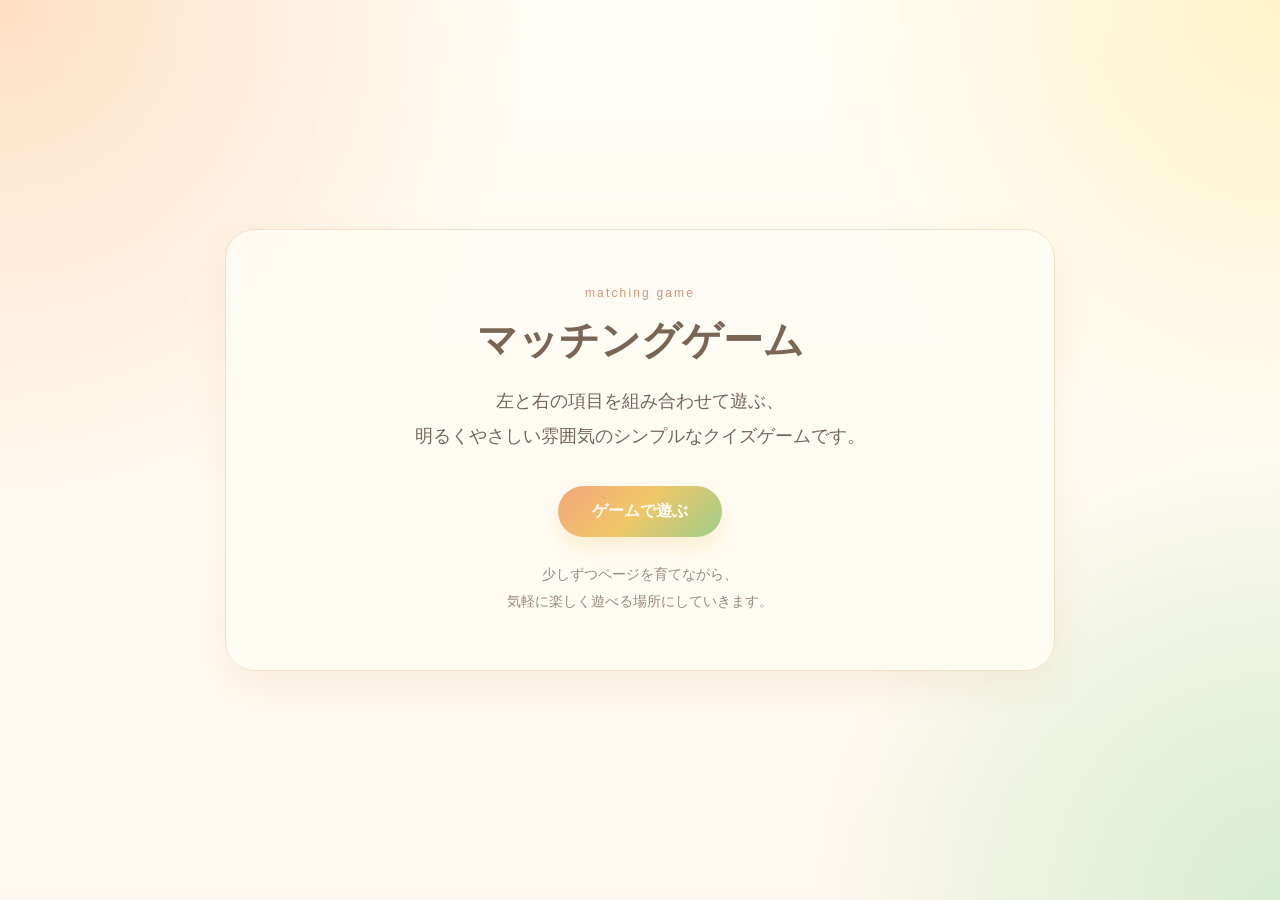
<file: index.html>
<!DOCTYPE html>
<html lang="ja">
<head>
  <meta charset="UTF-8">
  <meta name="viewport" content="width=device-width, initial-scale=1.0">
  <title>matching game</title>
  <link rel="stylesheet" href="style.css">
</head>
<body>
  <div class="page-bg">
    <main class="card">
      <p class="eyebrow">matching game</p>
      <h1>マッチングゲーム</h1>
      <p class="lead">
        左と右の項目を組み合わせて遊ぶ、<br>
        明るくやさしい雰囲気のシンプルなクイズゲームです。
      </p>

      <div class="button-wrap">
        <a href="#" class="button main-button">ゲームで遊ぶ</a>
      </div>

      <p class="subtext">
        少しずつページを育てながら、<br>
        気軽に楽しく遊べる場所にしていきます。
      </p>
    </main>
  </div>
</body>
</html>
</file>
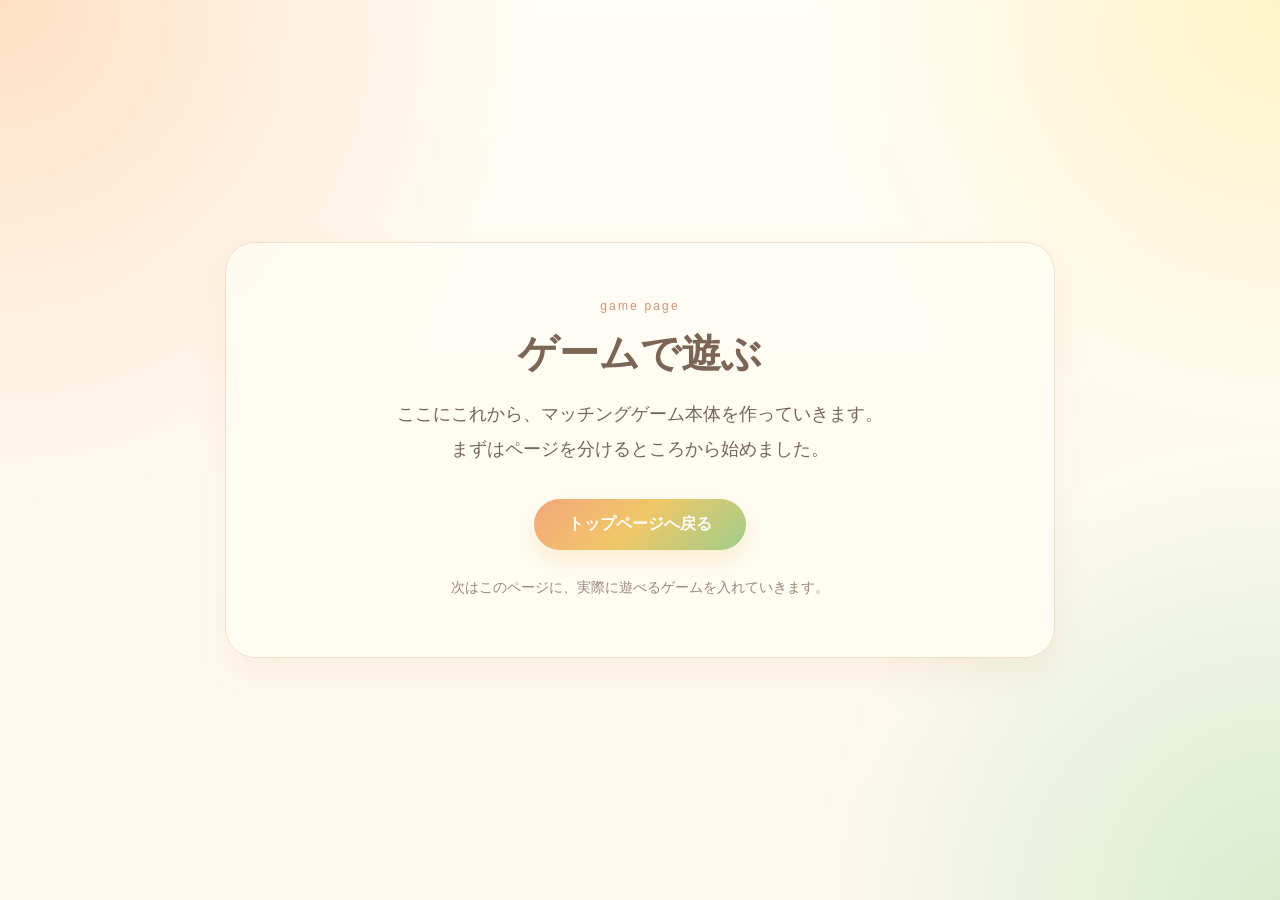
<file: game.html>
<!DOCTYPE html>
<html lang="ja">
<head>
  <meta charset="UTF-8">
  <meta name="viewport" content="width=device-width, initial-scale=1.0">
  <title>ゲームで遊ぶ</title>
  <link rel="stylesheet" href="style.css">
</head>
<body>
  <div class="page-bg">
    <main class="card">
      <p class="eyebrow">game page</p>
      <h1>ゲームで遊ぶ</h1>
      <p class="lead">
        ここにこれから、マッチングゲーム本体を作っていきます。<br>
        まずはページを分けるところから始めました。
      </p>

      <div class="button-wrap">
        <a href="index.html" class="button main-button">トップページへ戻る</a>
      </div>

      <p class="subtext">
        次はこのページに、実際に遊べるゲームを入れていきます。
      </p>
    </main>
  </div>
</body>
</html>
</file>
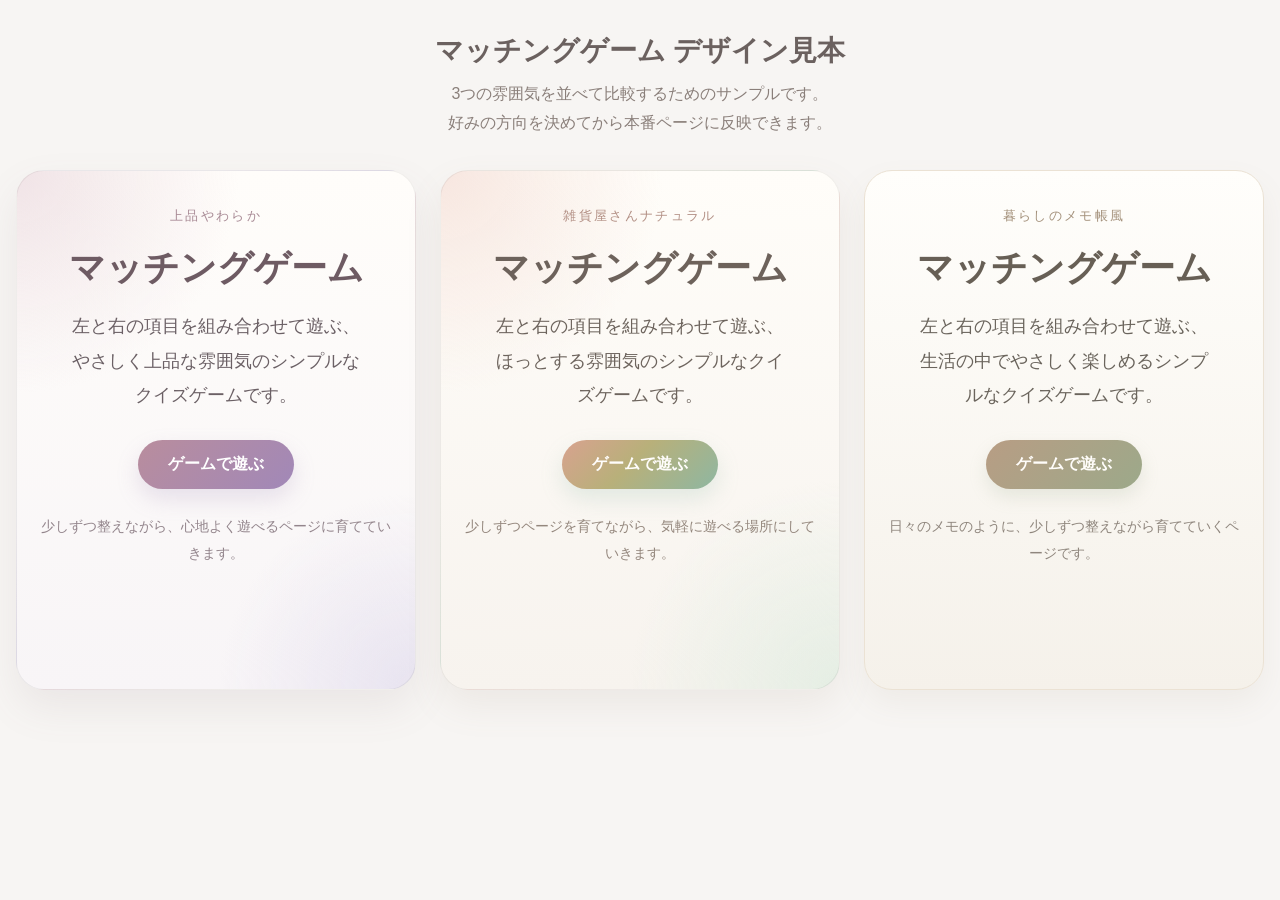
<file: sample.html>
<!DOCTYPE html>
<html lang="ja">
<head>
  <meta charset="UTF-8">
  <meta name="viewport" content="width=device-width, initial-scale=1.0">
  <title>デザイン見本</title>
  <style>
    body {
      margin: 0;
      font-family: "Hiragino Sans", "Yu Gothic", "Meiryo", sans-serif;
      background: #f7f5f3;
      color: #5e5552;
      padding: 32px 16px 60px;
    }

    .page-title {
      text-align: center;
      font-size: 28px;
      margin: 0 0 10px;
      color: #6b615f;
    }

    .page-sub {
      text-align: center;
      margin: 0 0 32px;
      color: #8a7f7a;
      line-height: 1.8;
    }

    .grid {
      max-width: 1300px;
      margin: 0 auto;
      display: grid;
      grid-template-columns: repeat(auto-fit, minmax(300px, 1fr));
      gap: 24px;
    }

    .sample {
      border-radius: 28px;
      padding: 36px 24px;
      text-align: center;
      box-sizing: border-box;
      min-height: 520px;
      border: 1px solid rgba(0,0,0,0.06);
    }

    .label {
      margin: 0 0 20px;
      font-size: 13px;
      letter-spacing: 0.18em;
    }

    .sample h2 {
      margin: 0 0 18px;
      font-size: 36px;
      line-height: 1.3;
    }

    .lead {
      margin: 0 auto 28px;
      font-size: 18px;
      line-height: 1.9;
      max-width: 16em;
    }

    .button {
      display: inline-block;
      text-decoration: none;
      padding: 14px 30px;
      border-radius: 999px;
      font-weight: 700;
      margin-bottom: 24px;
    }

    .subtext {
      margin: 0;
      font-size: 14px;
      line-height: 1.9;
    }

    /* 1. 上品やわらか */
    .elegant {
      background:
        radial-gradient(circle at top left, rgba(233, 214, 220, 0.65) 0%, transparent 34%),
        radial-gradient(circle at bottom right, rgba(225, 220, 237, 0.7) 0%, transparent 30%),
        linear-gradient(180deg, #fffdfa 0%, #f8f5f7 100%);
      color: #5f555a;
      box-shadow: 0 18px 40px rgba(124, 103, 114, 0.10);
    }

    .elegant .label { color: #a88a95; }
    .elegant h2 { color: #6e5b63; }
    .elegant .lead { color: #6b6065; }
    .elegant .subtext { color: #93858c; }
    .elegant .button {
      color: #fff;
      background: linear-gradient(135deg, #b98d9d 0%, #a188b8 100%);
      box-shadow: 0 10px 22px rgba(161, 136, 184, 0.22);
    }

    /* 2. 雑貨屋さんナチュラル */
    .zakka {
      background:
        radial-gradient(circle at top left, rgba(244, 222, 214, 0.72) 0%, transparent 34%),
        radial-gradient(circle at bottom right, rgba(222, 236, 224, 0.72) 0%, transparent 32%),
        linear-gradient(180deg, #fffdf9 0%, #f7f3ee 100%);
      color: #5f5852;
      box-shadow: 0 16px 36px rgba(151, 131, 111, 0.10);
    }

    .zakka .label { color: #b28f84; }
    .zakka h2 { color: #6d625b; }
    .zakka .lead { color: #6d645d; }
    .zakka .subtext { color: #94877d; }
    .zakka .button {
      color: #fffdfb;
      background: linear-gradient(135deg, #d8a28f 0%, #b8b07a 45%, #8eb7a2 100%);
      box-shadow: 0 10px 22px rgba(142, 183, 162, 0.22);
    }

    /* 3. 暮らしのメモ帳風 */
    .memo {
      background:
        linear-gradient(180deg, #fffefb 0%, #f5f1ea 100%);
      color: #5f584f;
      box-shadow: 0 14px 30px rgba(140, 127, 105, 0.08);
      border: 1px solid #ebe2d4;
    }

    .memo .label { color: #a3907a; }
    .memo h2 { color: #675f55; }
    .memo .lead { color: #6a645c; }
    .memo .subtext { color: #8f867d; }
    .memo .button {
      color: #fffdfa;
      background: linear-gradient(135deg, #b89d84 0%, #9ca98a 100%);
      box-shadow: 0 8px 18px rgba(156, 169, 138, 0.20);
    }

    @media (max-width: 640px) {
      .sample {
        min-height: auto;
        padding: 30px 20px;
      }

      .sample h2 {
        font-size: 30px;
      }

      .lead {
        font-size: 16px;
      }
    }
  </style>
</head>
<body>
  <h1 class="page-title">マッチングゲーム デザイン見本</h1>
  <p class="page-sub">
    3つの雰囲気を並べて比較するためのサンプルです。<br>
    好みの方向を決めてから本番ページに反映できます。
  </p>

  <div class="grid">
    <section class="sample elegant">
      <p class="label">上品やわらか</p>
      <h2>マッチングゲーム</h2>
      <p class="lead">
        左と右の項目を組み合わせて遊ぶ、<br>
        やさしく上品な雰囲気のシンプルなクイズゲームです。
      </p>
      <a href="#" class="button">ゲームで遊ぶ</a>
      <p class="subtext">
        少しずつ整えながら、心地よく遊べるページに育てていきます。
      </p>
    </section>

    <section class="sample zakka">
      <p class="label">雑貨屋さんナチュラル</p>
      <h2>マッチングゲーム</h2>
      <p class="lead">
        左と右の項目を組み合わせて遊ぶ、<br>
        ほっとする雰囲気のシンプルなクイズゲームです。
      </p>
      <a href="#" class="button">ゲームで遊ぶ</a>
      <p class="subtext">
        少しずつページを育てながら、気軽に遊べる場所にしていきます。
      </p>
    </section>

    <section class="sample memo">
      <p class="label">暮らしのメモ帳風</p>
      <h2>マッチングゲーム</h2>
      <p class="lead">
        左と右の項目を組み合わせて遊ぶ、<br>
        生活の中でやさしく楽しめるシンプルなクイズゲームです。
      </p>
      <a href="#" class="button">ゲームで遊ぶ</a>
      <p class="subtext">
        日々のメモのように、少しずつ整えながら育てていくページです。
      </p>
    </section>
  </div>
</body>
</html>
</file>
<file: style.css>
body {
  margin: 0;
  font-family: "Hiragino Sans", "Yu Gothic", "Meiryo", sans-serif;
  color: #6a5a4f;
  background:
    radial-gradient(circle at top left, rgba(255, 214, 179, 0.75) 0%, transparent 34%),
    radial-gradient(circle at top right, rgba(255, 238, 176, 0.65) 0%, transparent 30%),
    radial-gradient(circle at bottom right, rgba(198, 231, 193, 0.70) 0%, transparent 30%),
    linear-gradient(180deg, #fffdf6 0%, #fff8ef 100%);
  min-height: 100vh;
}

.page-bg {
  min-height: 100vh;
  display: flex;
  align-items: center;
  justify-content: center;
  padding: 32px 16px;
  box-sizing: border-box;
}

.card {
  width: 100%;
  max-width: 760px;
  padding: 56px 34px;
  text-align: center;
  background: rgba(255, 252, 245, 0.92);
  border: 1px solid #f3dfc9;
  border-radius: 30px;
  box-shadow: 0 16px 36px rgba(214, 170, 118, 0.14);
  backdrop-filter: blur(5px);
}

.eyebrow {
  margin: 0 0 14px;
  font-size: 12px;
  letter-spacing: 0.18em;
  text-transform: lowercase;
  color: #d29474;
}

h1 {
  margin: 0 0 18px;
  font-size: 40px;
  line-height: 1.3;
  font-weight: 700;
  color: #7b6555;
}

.lead {
  margin: 0 auto 32px;
  max-width: 34em;
  font-size: 18px;
  line-height: 1.95;
  color: #756559;
}

.button-wrap {
  margin-bottom: 24px;
}

.button {
  display: inline-block;
  padding: 15px 34px;
  border-radius: 999px;
  text-decoration: none;
  font-size: 16px;
  font-weight: 700;
  transition: transform 0.2s ease, box-shadow 0.2s ease, opacity 0.2s ease;
}

.main-button {
  color: #fffdf8;
  background: linear-gradient(135deg, #f3a77b 0%, #f0c768 48%, #9fcd8a 100%);
  box-shadow: 0 10px 22px rgba(240, 199, 104, 0.28);
}

.main-button:hover {
  transform: translateY(-2px);
  opacity: 0.96;
}

.subtext {
  margin: 0;
  font-size: 14px;
  line-height: 1.9;
  color: #9b8878;
}

@media (max-width: 640px) {
  .card {
    padding: 40px 20px;
    border-radius: 24px;
  }

  h1 {
    font-size: 31px;
  }

  .lead {
    font-size: 16px;
    line-height: 1.9;
  }

  .button {
    width: 100%;
    box-sizing: border-box;
  }
}
</file>
